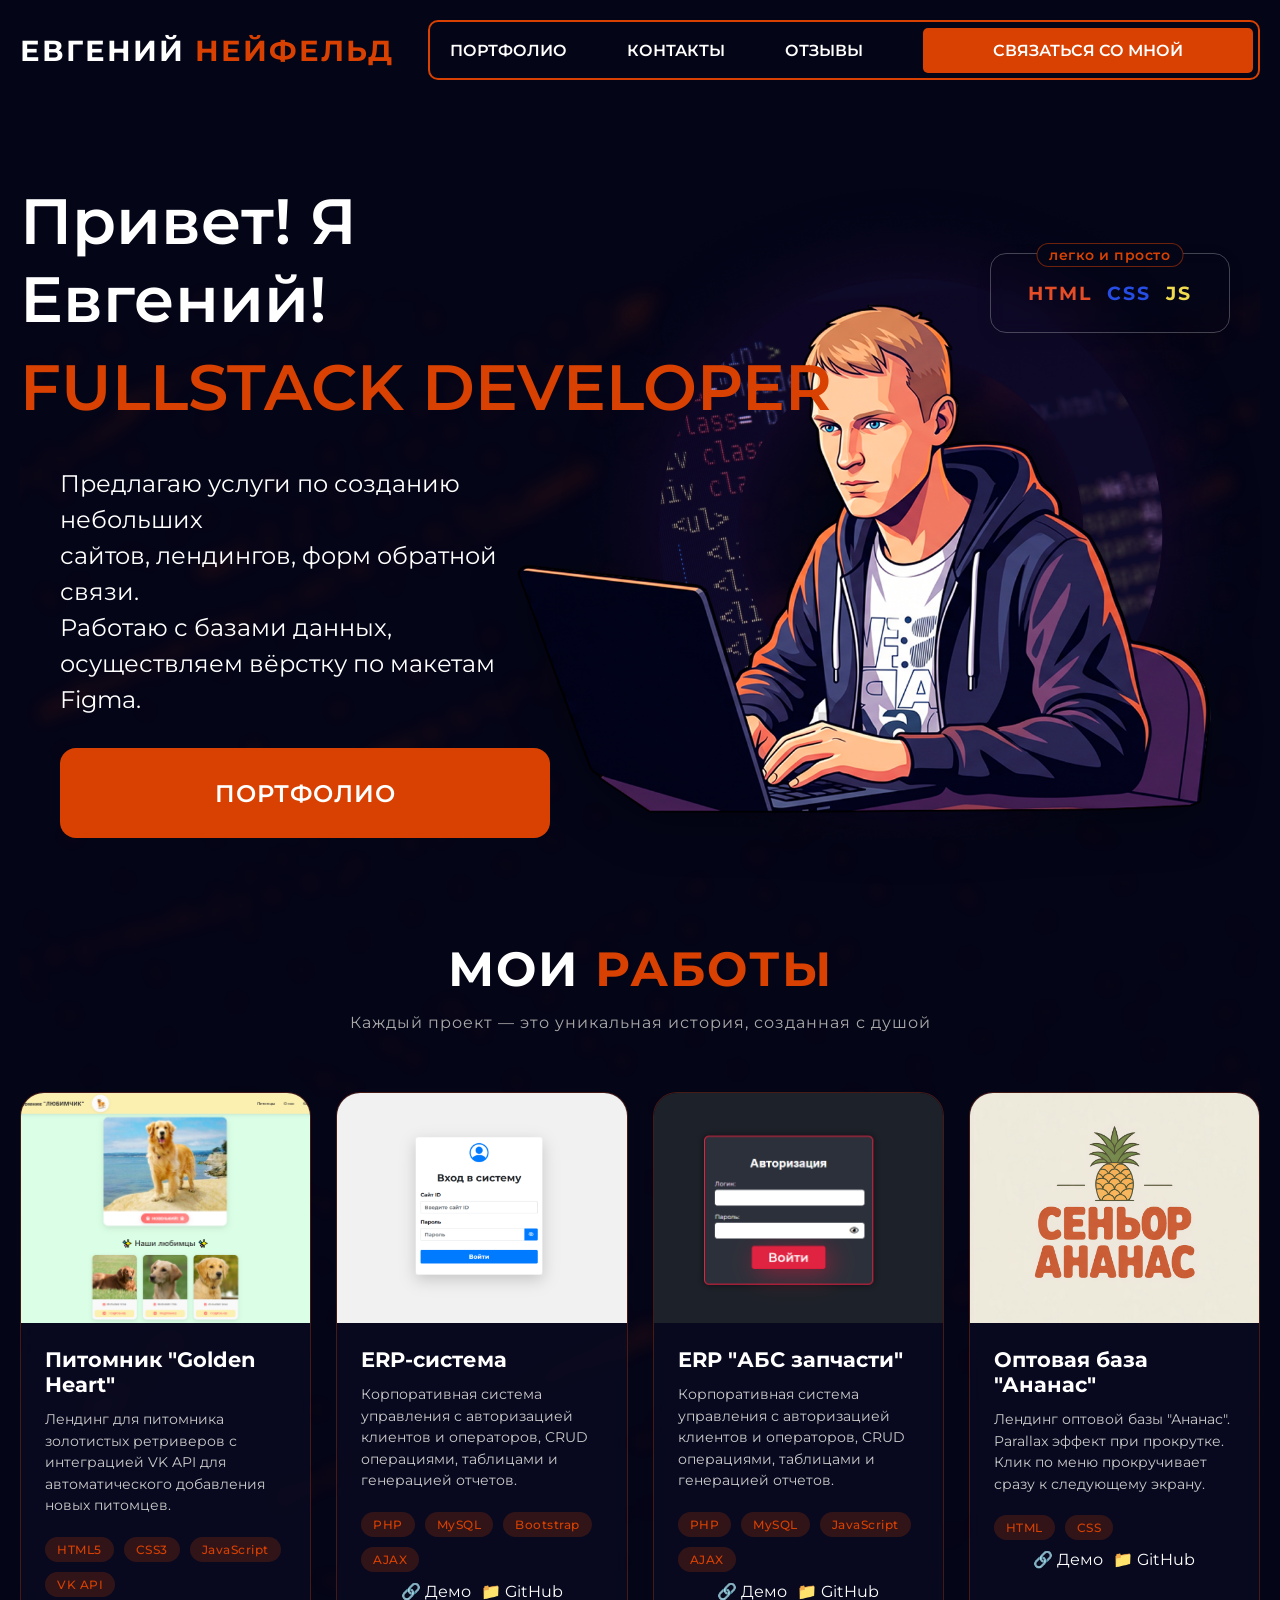
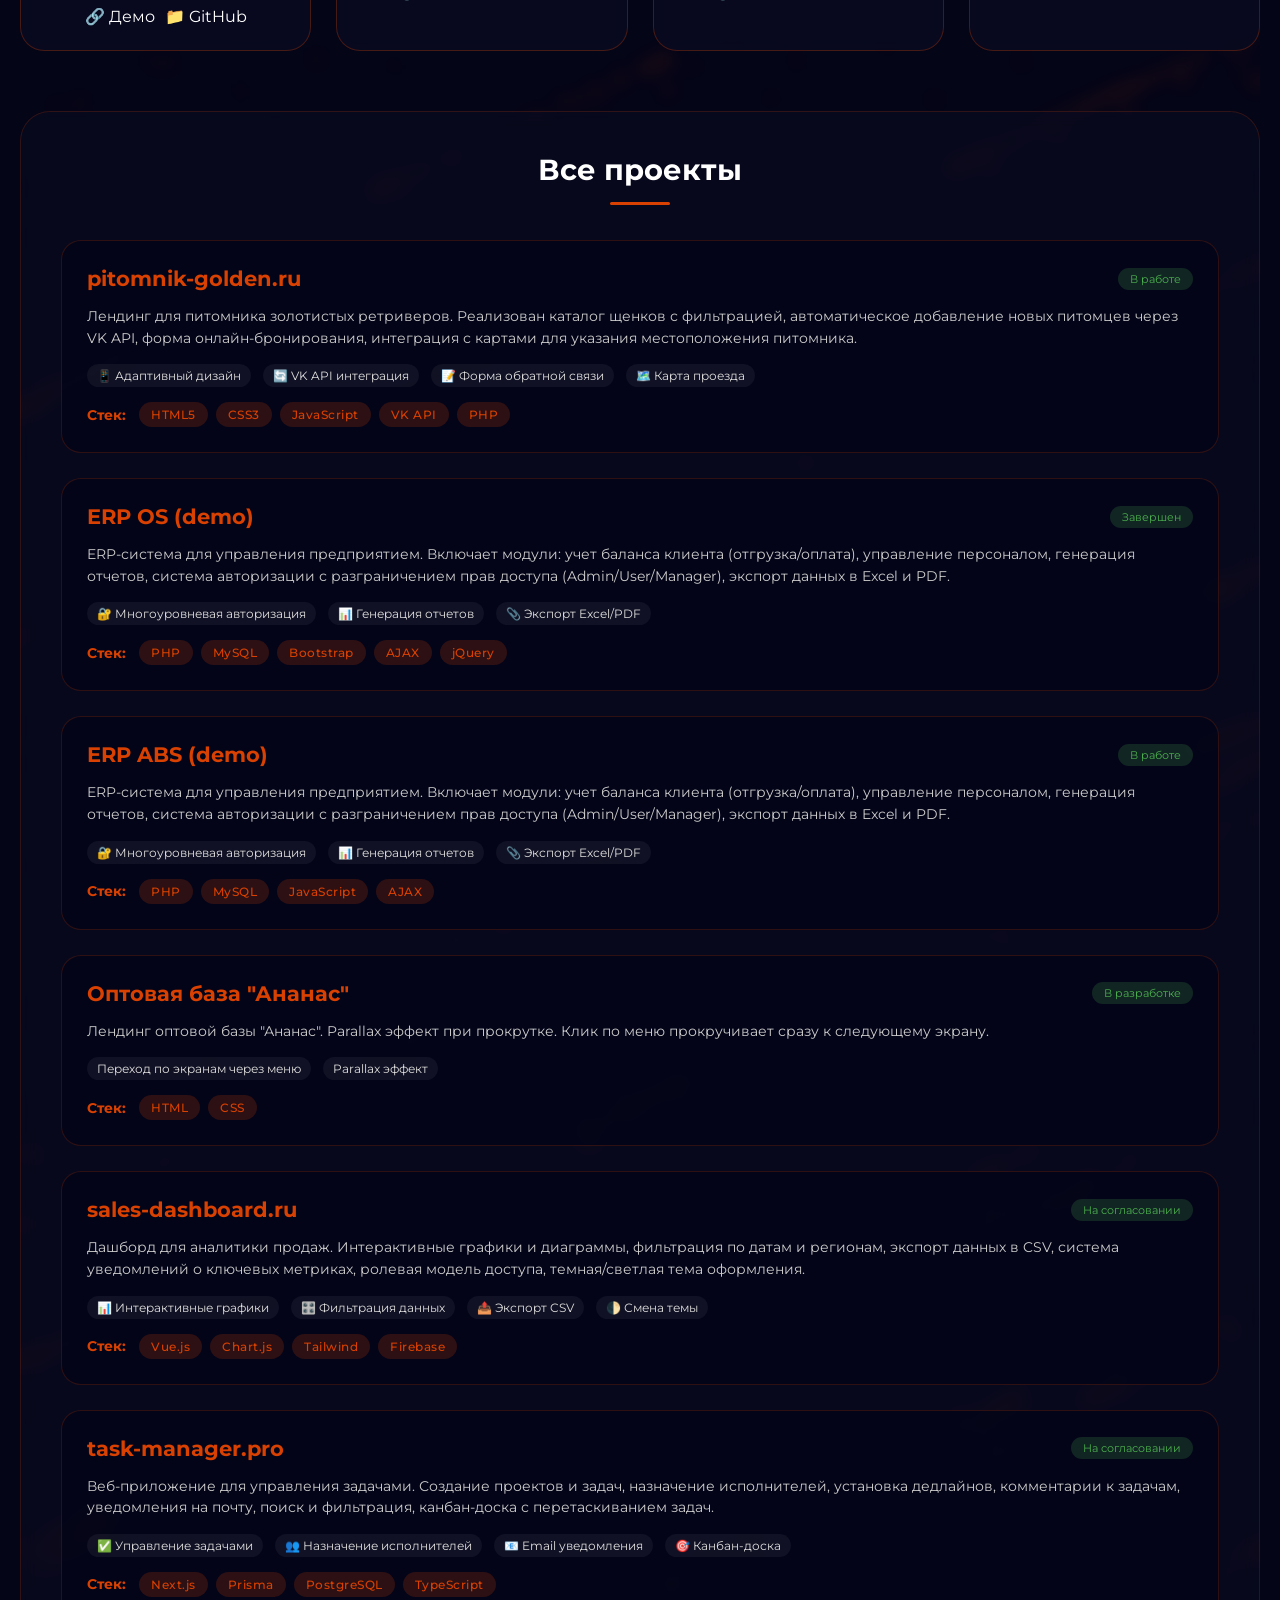
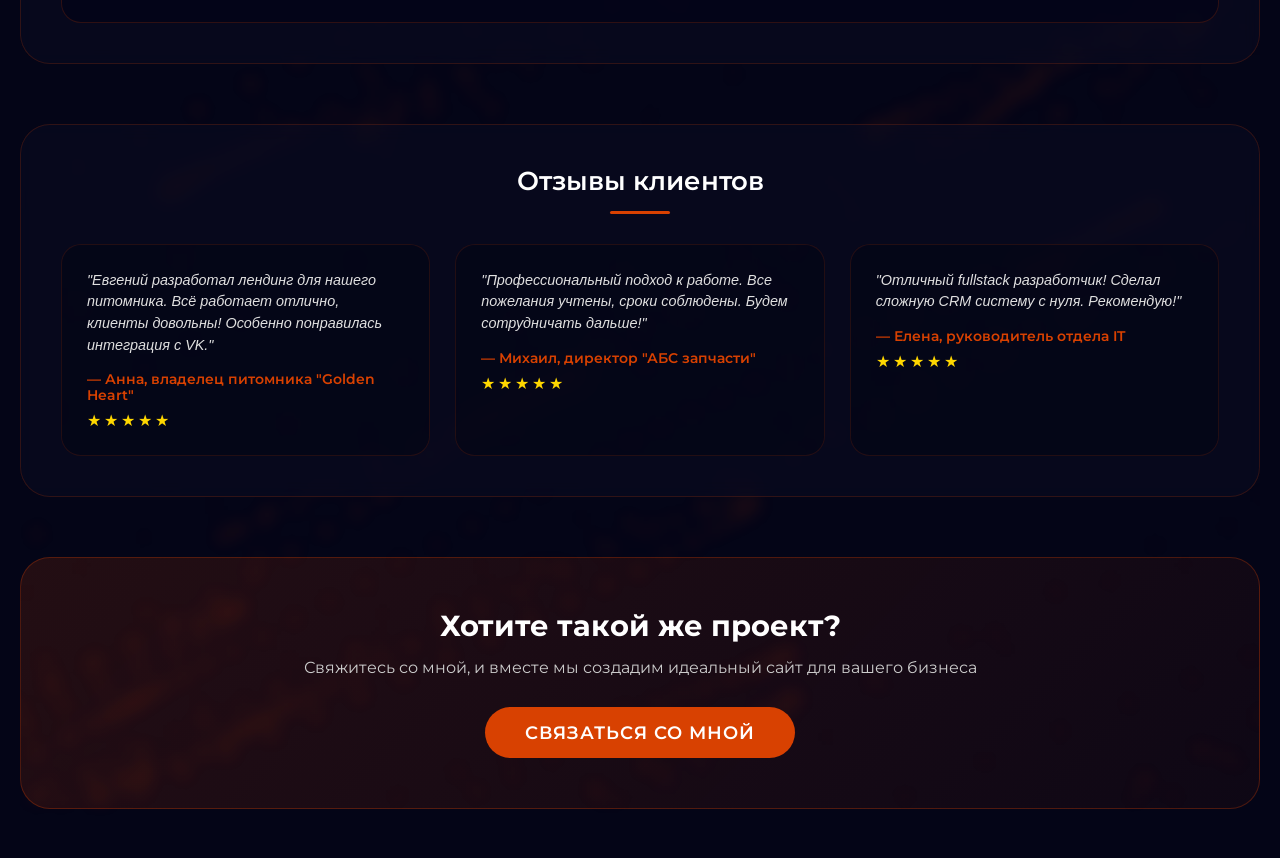
<file: index.html>
<!DOCTYPE html>
<html lang="ru">
<head>
    <meta charset="UTF-8">
    <meta http-equiv="refresh" content="0; url=public/home.html">
    <title>Перенаправление...</title>
    <style>
        body {
            background: #0a0f1a;
            display: flex;
            justify-content: center;
            align-items: center;
            height: 100vh;
            font-family: monospace;
            color: #5aff8a;
        }
    </style>
</head>
<body>
    ⏳ Перенаправление...
</body>
</html>
</file>
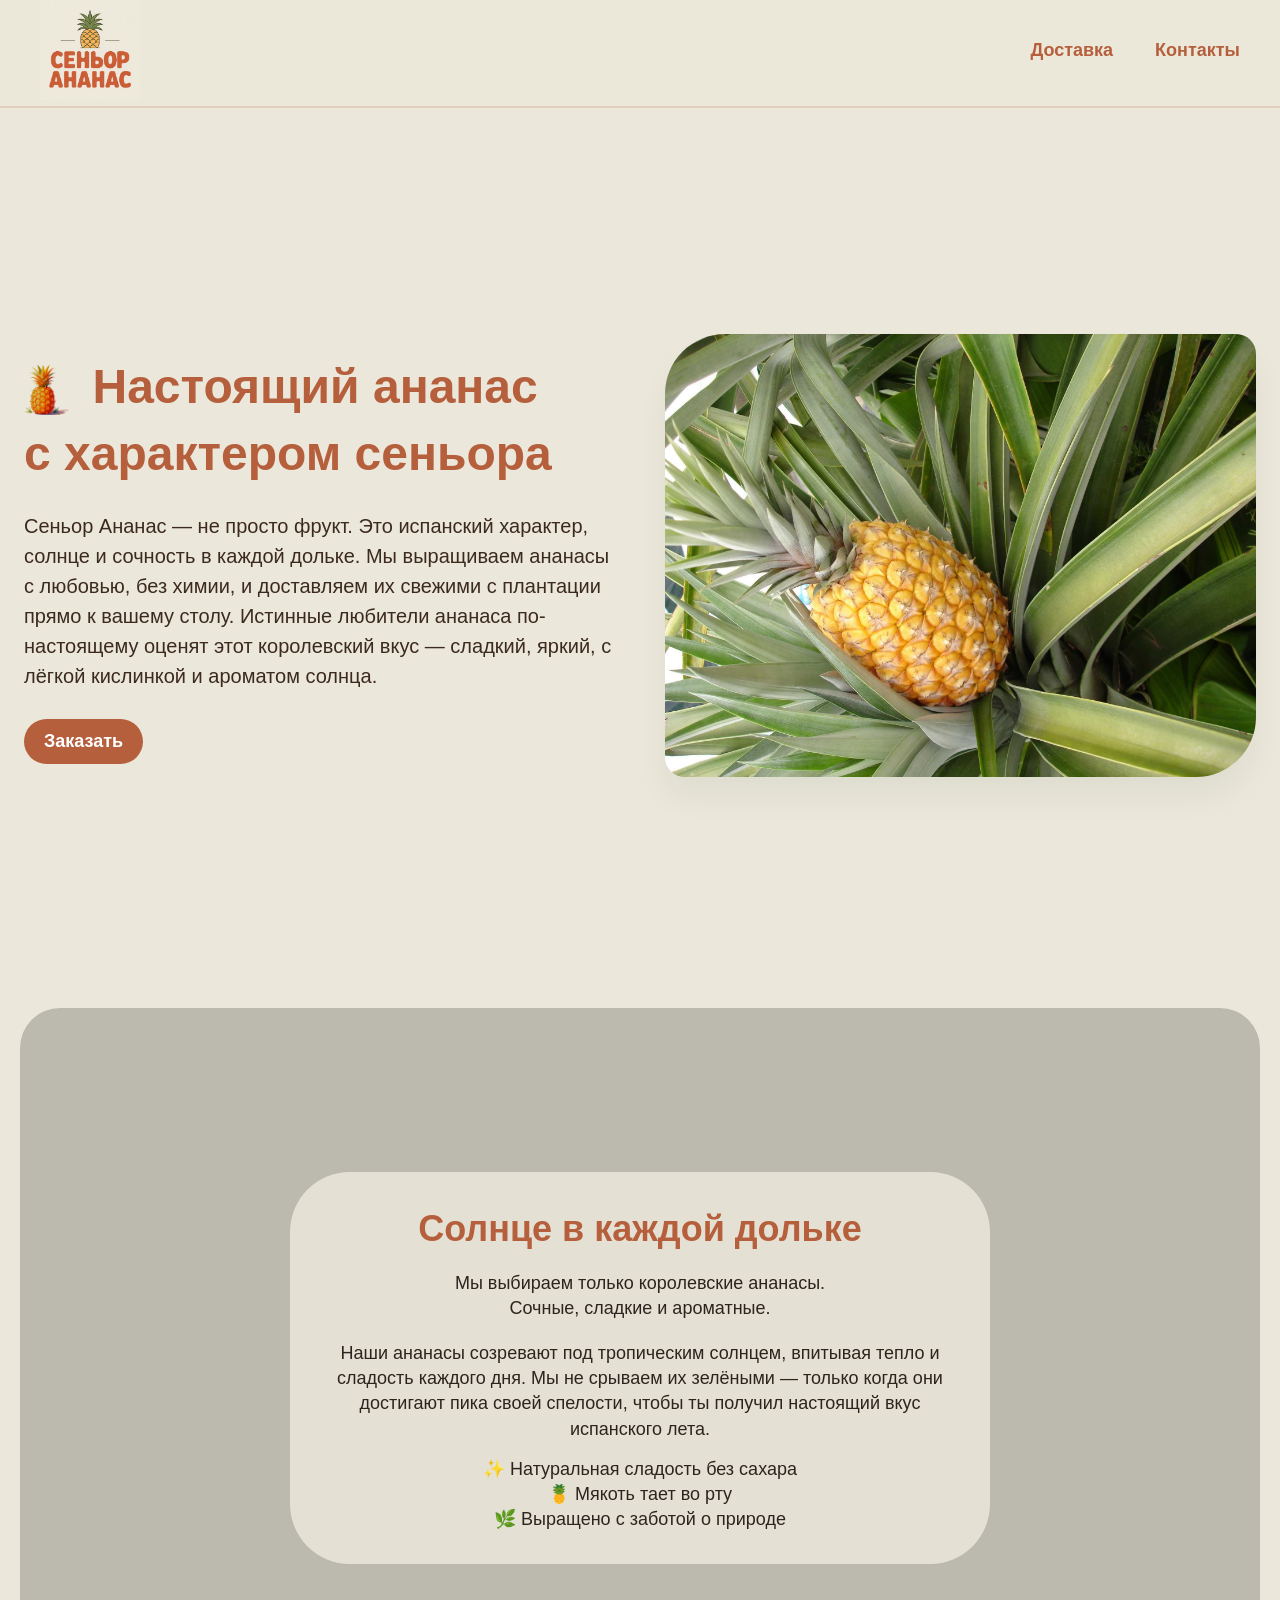
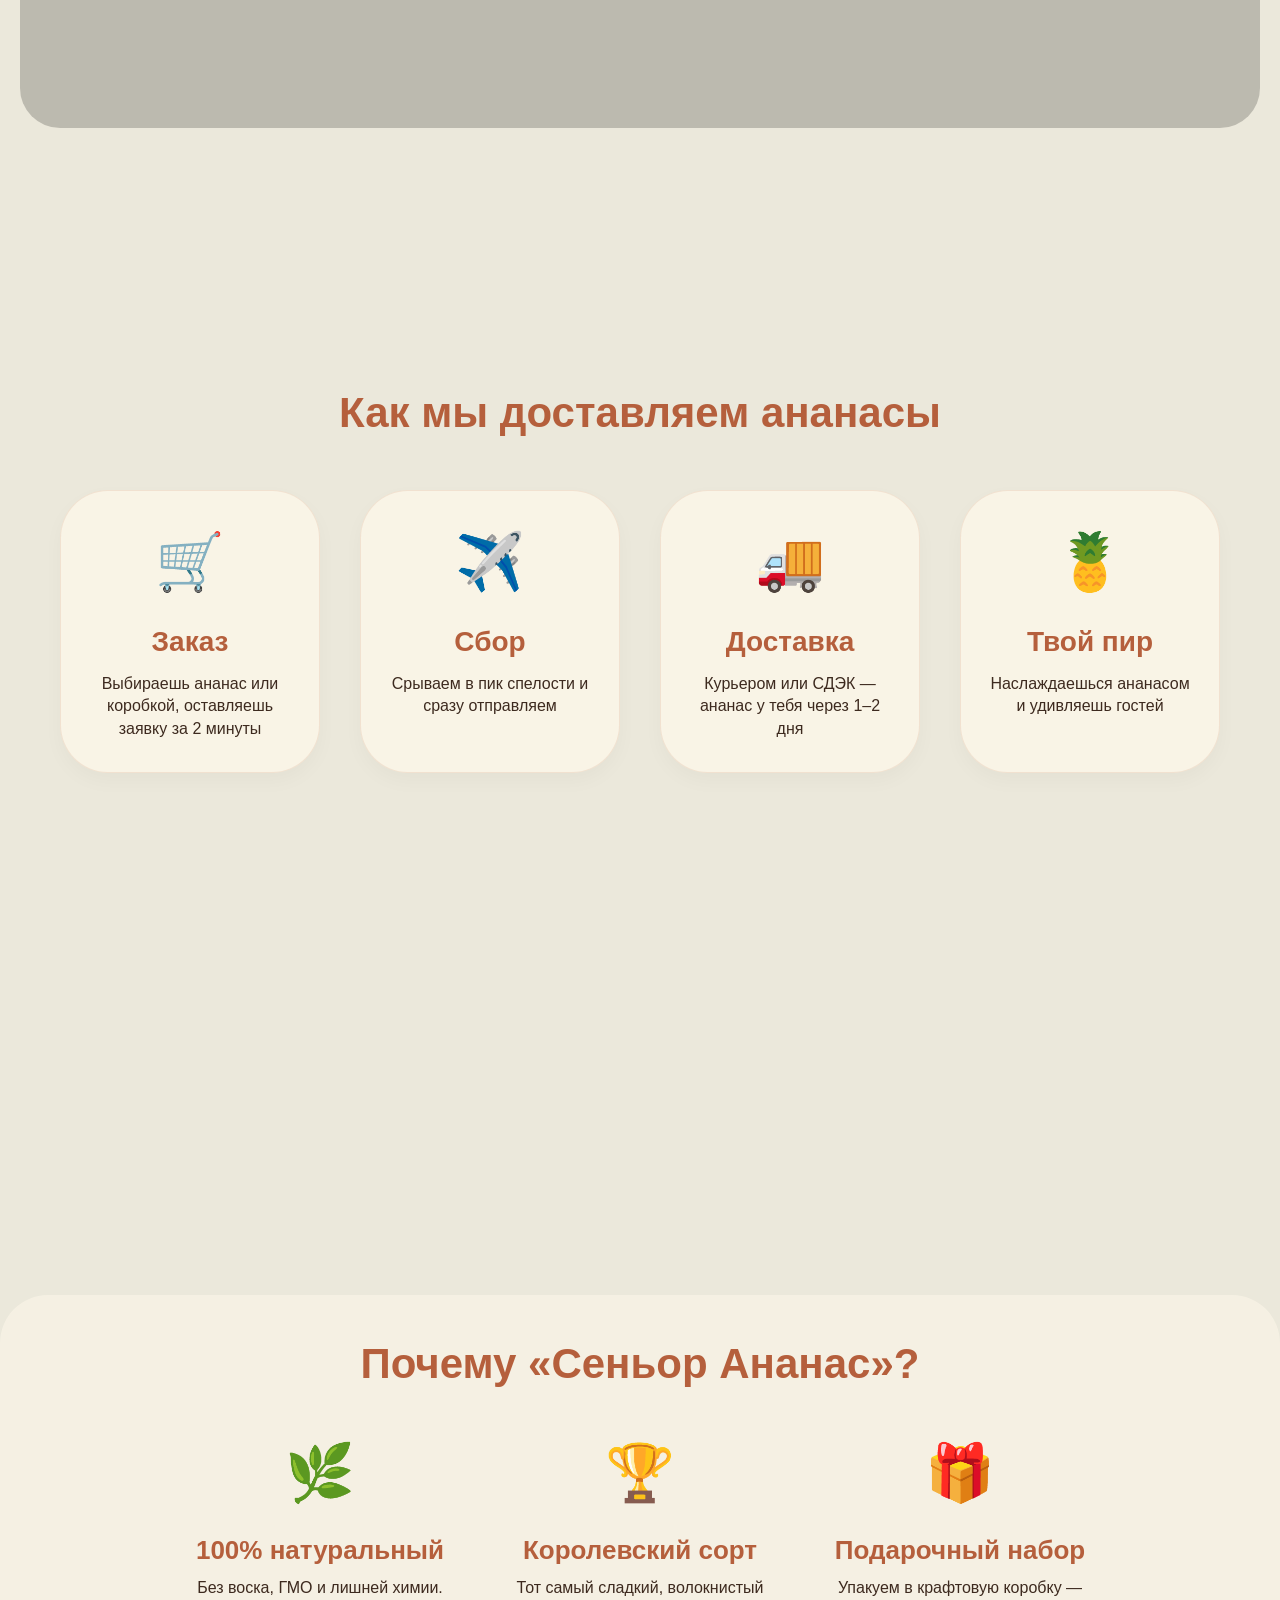
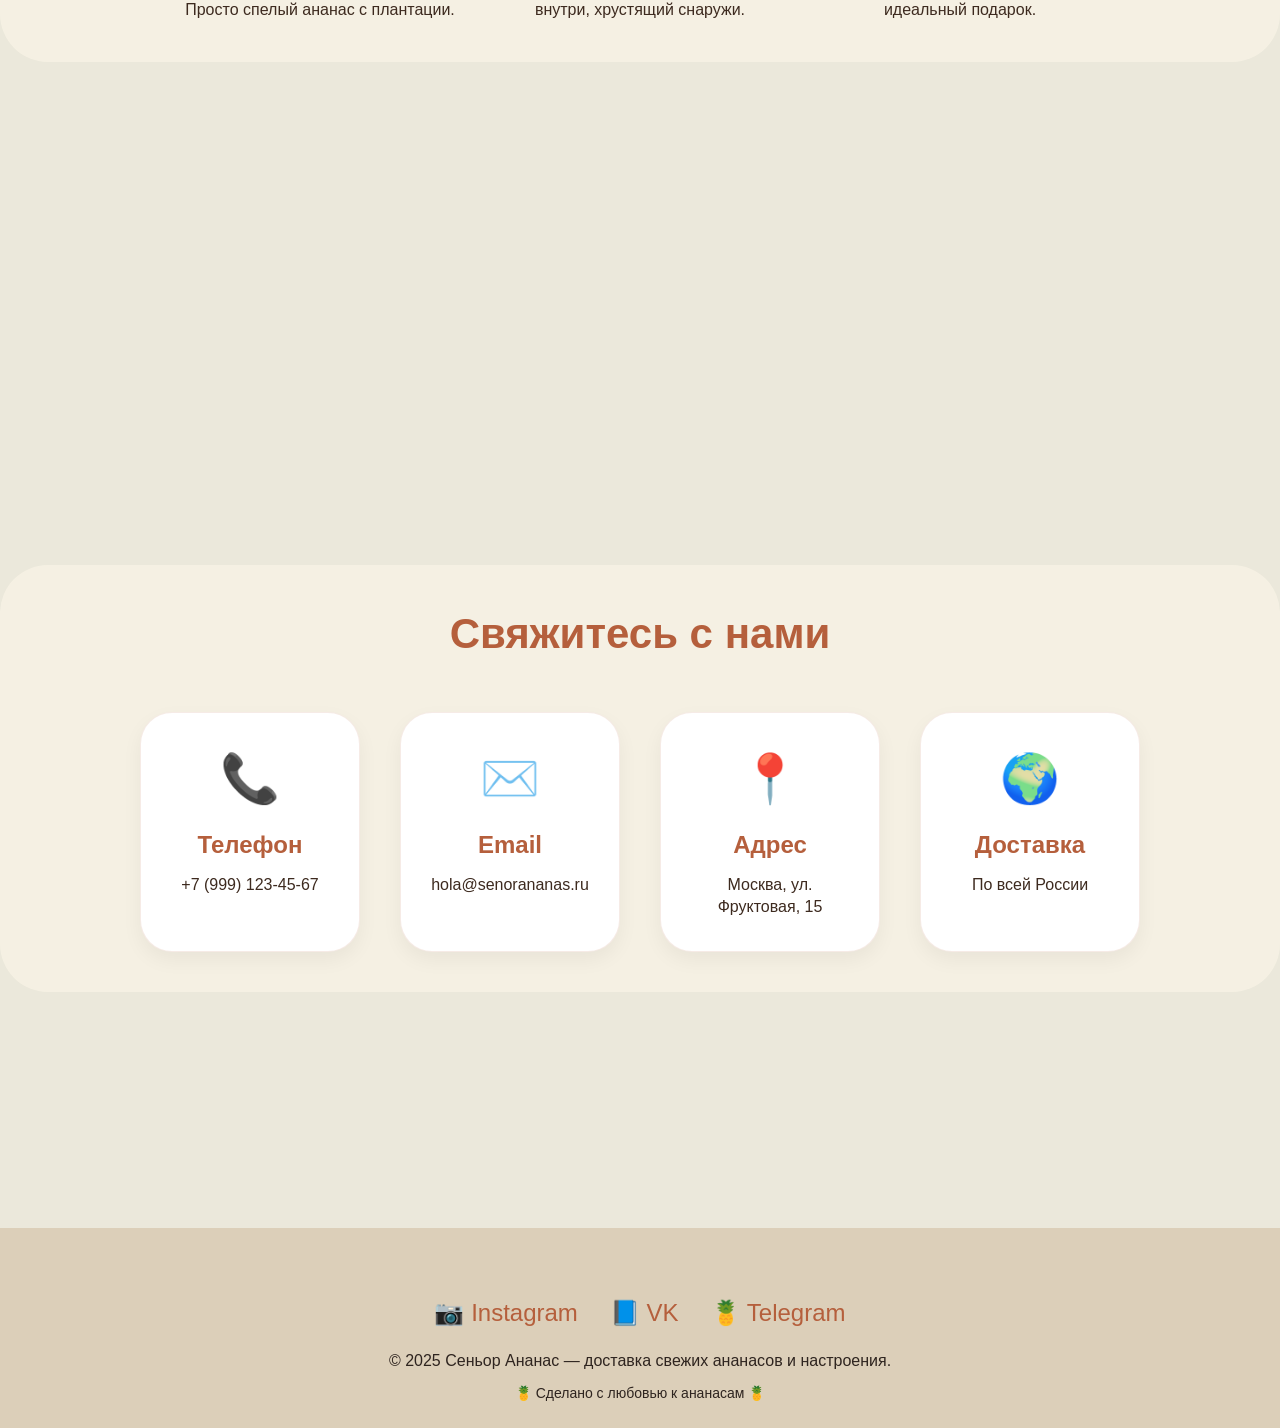
<file: public/Ananas/Index.html>
<!DOCTYPE html>
<html lang="ru">
<head>
    <meta charset="UTF-8">
    <meta name="viewport" content="width=device-width, initial-scale=1.0">
    <title>Сеньор Ананас — доставка ананасов</title>
    <link rel="stylesheet" href="assets/css/style.css">
</head>
<body>

<header class="header">
    <div class="header-container">
        <div class="logo">
            <img src="./assets/img/logoimage2.png" alt="Сеньор Ананас">
        </div>
        <div class="nav">
            <a href="#delivery">Доставка</a>
            <a href="#contacts">Контакты</a>
        </div>
    </div>
</header>

<main>
    <!-- Блок О КОМПАНИИ (полный экран) -->
    <section class="fullscreen about-section">
        <div class="container">
            <div class="about">
                <div class="about-text">
                    <h1><img class="content-logo" src="./assets/img/ananas.png" alt="Сеньор Ананас"> Настоящий ананас<br>с характером сеньора</h1>
                    <p>Сеньор Ананас — не просто фрукт. Это испанский характер, солнце и сочность в каждой дольке. Мы выращиваем ананасы с любовью, без химии, и доставляем их свежими с плантации прямо к вашему столу. Истинные любители ананаса по-настоящему оценят этот королевский вкус — сладкий, яркий, с лёгкой кислинкой и ароматом солнца.</p>
                    <button>Заказать</button>
                </div>
                <div class="about-img">
                    <img src="./assets/img/ananas3.jpg" alt="Ананас на плантации">
                </div>
            </div>
        </div>
    </section>

   <!-- ПАРАЛЛАКС ЭФФЕКТ -->
<div class="parallax">
    <div class="parallax-text">
        <h2>Солнце в каждой дольке</h2>
        <p>Мы выбираем только королевские ананасы.<br>Сочные, сладкие и ароматные.</p>
        <p style="margin-top: 20px;">Наши ананасы созревают под тропическим солнцем, впитывая тепло и сладость каждого дня. Мы не срываем их зелёными — только когда они достигают пика своей спелости, чтобы ты получил настоящий вкус испанского лета.</p>
        <p style="margin-top: 15px;">✨ Натуральная сладость без сахара<br>🍍 Мякоть тает во рту<br>🌿 Выращено с заботой о природе</p>
    </div>
</div>

    <!-- БЛОК ДОСТАВКИ (полный экран) -->
    <section id="delivery" class="fullscreen delivery-section">
        <div class="container">
            <h2 class="delivery-title">Как мы доставляем ананасы</h2>
            <div class="delivery-grid">
                <div class="delivery-card">
                    <div class="delivery-icon">🛒</div>
                    <h3>Заказ</h3>
                    <p>Выбираешь ананас или коробкой, оставляешь заявку за 2 минуты</p>
                </div>
                <div class="delivery-card">
                    <div class="delivery-icon">✈️</div>
                    <h3>Сбор</h3>
                    <p>Срываем в пик спелости и сразу отправляем</p>
                </div>
                <div class="delivery-card">
                    <div class="delivery-icon">🚚</div>
                    <h3>Доставка</h3>
                    <p>Курьером или СДЭК — ананас у тебя через 1–2 дня</p>
                </div>
                <div class="delivery-card">
                    <div class="delivery-icon">🍍</div>
                    <h3>Твой пир</h3>
                    <p>Наслаждаешься ананасом и удивляешь гостей</p>
                </div>
            </div>
        </div>
    </section>

    <!-- ДОПОЛНИТЕЛЬНЫЙ БЛОК (Почему Сеньор Ананас) — полный экран -->
    <section class="fullscreen why-section">
        <div class="container why-pineapple">
            <h2>Почему «Сеньор Ананас»?</h2>
            <div class="why-grid">
                <div class="why-item">
                    <div class="delivery-icon">🌿</div>
                    <h4>100% натуральный</h4>
                    <p>Без воска, ГМО и лишней химии. Просто спелый ананас с плантации.</p>
                </div>
                <div class="why-item">
                    <div class="delivery-icon">🏆</div>
                    <h4>Королевский сорт</h4>
                    <p>Тот самый сладкий, волокнистый внутри, хрустящий снаружи.</p>
                </div>
                <div class="why-item">
                    <div class="delivery-icon">🎁</div>
                    <h4>Подарочный набор</h4>
                    <p>Упакуем в крафтовую коробку — идеальный подарок.</p>
                </div>
            </div>
        </div>
    </section>

    <!-- БЛОК КОНТАКТЫ (полный экран) -->
    <section id="contacts" class="fullscreen contacts-section">
        <div class="container contacts-block">
            <h2>Свяжитесь с нами</h2>
            <div class="contacts-grid">
                <div class="contact-card">
                    <div class="contact-icon">📞</div>
                    <h3>Телефон</h3>
                    <p>+7 (999) 123-45-67</p>
                </div>
                <div class="contact-card">
                    <div class="contact-icon">✉️</div>
                    <h3>Email</h3>
                    <p>hola@senorananas.ru</p>
                </div>
                <div class="contact-card">
                    <div class="contact-icon">📍</div>
                    <h3>Адрес</h3>
                    <p>Москва, ул. Фруктовая, 15</p>
                </div>
                <div class="contact-card">
                    <div class="contact-icon">🌍</div>
                    <h3>Доставка</h3>
                    <p>По всей России</p>
                </div>
            </div>
        </div>
    </section>
</main>

<footer class="footer">
    <div class="socials">
        <a href="#">📷 Instagram</a>
        <a href="#">📘 VK</a>
        <a href="#">🍍 Telegram</a>
    </div>
    <p>© 2025 Сеньор Ананас — доставка свежих ананасов и настроения.</p>
    <p style="margin-top:12px; font-size:14px;">🍍 Сделано с любовью к ананасам 🍍</p>
</footer>
<button id="scrollToTopBtn" class="scroll-to-top" aria-label="Наверх">↑</button>
    <script>
    const scrollBtn = document.getElementById('scrollToTopBtn');

    window.addEventListener('scroll', () => {
        if (window.scrollY > 300) {
            scrollBtn.classList.add('show');
        } else {
            scrollBtn.classList.remove('show');
        }
    });

    scrollBtn.addEventListener('click', () => {
        window.scrollTo({
            top: 0,
            behavior: 'smooth'
        });
    });
</script>

</body>
</html>
</file>
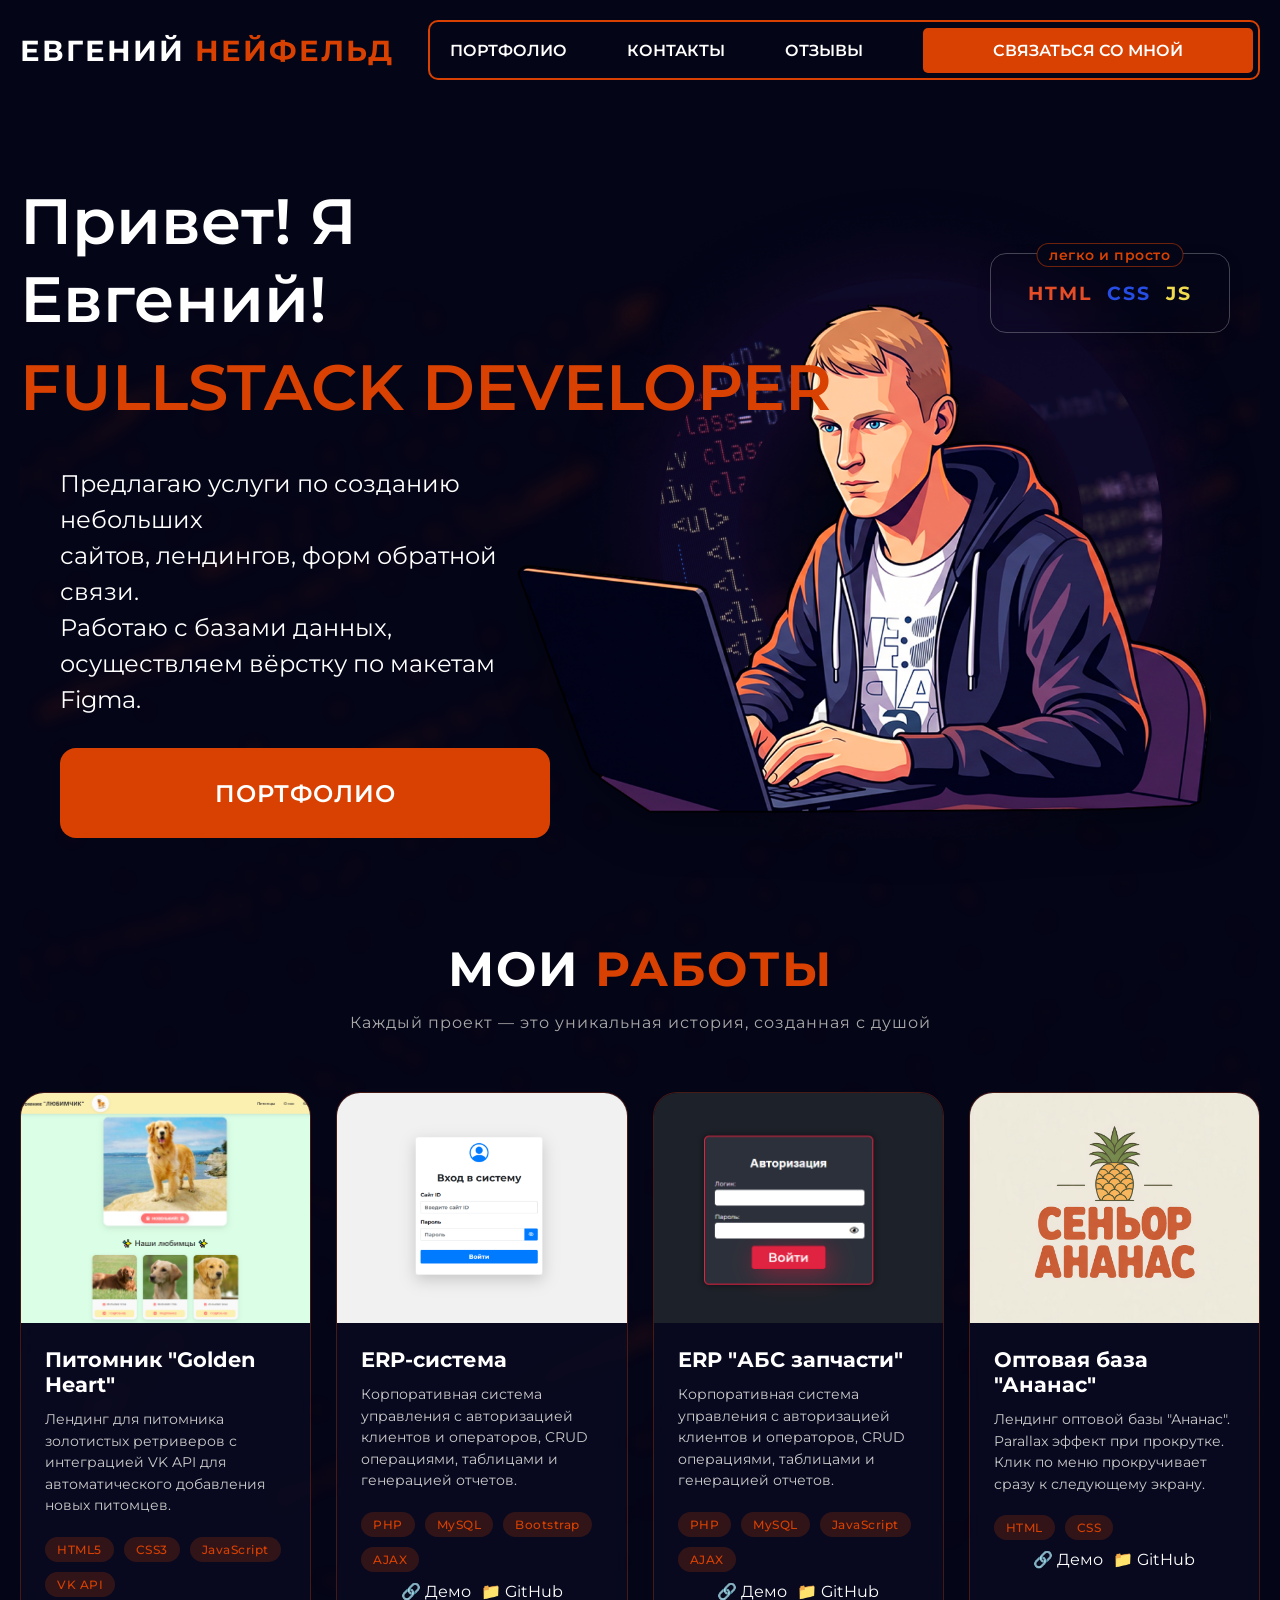
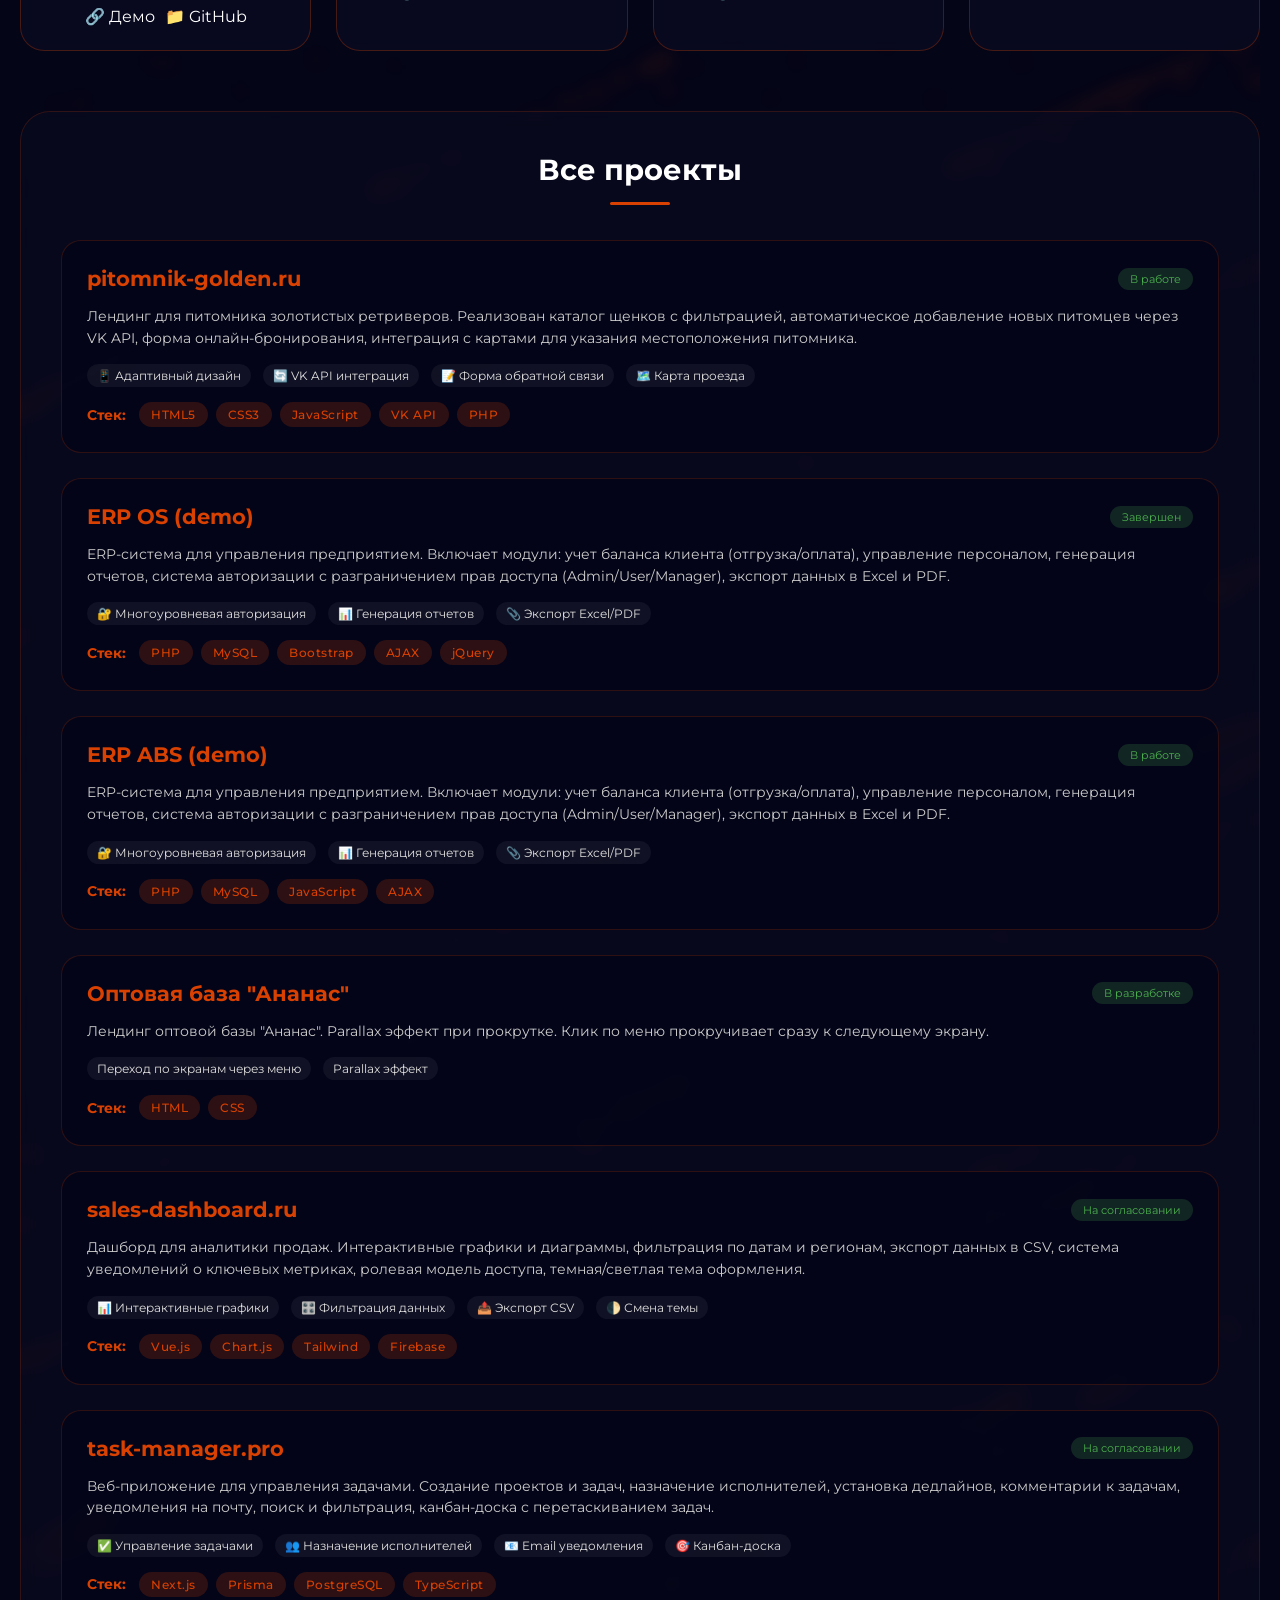
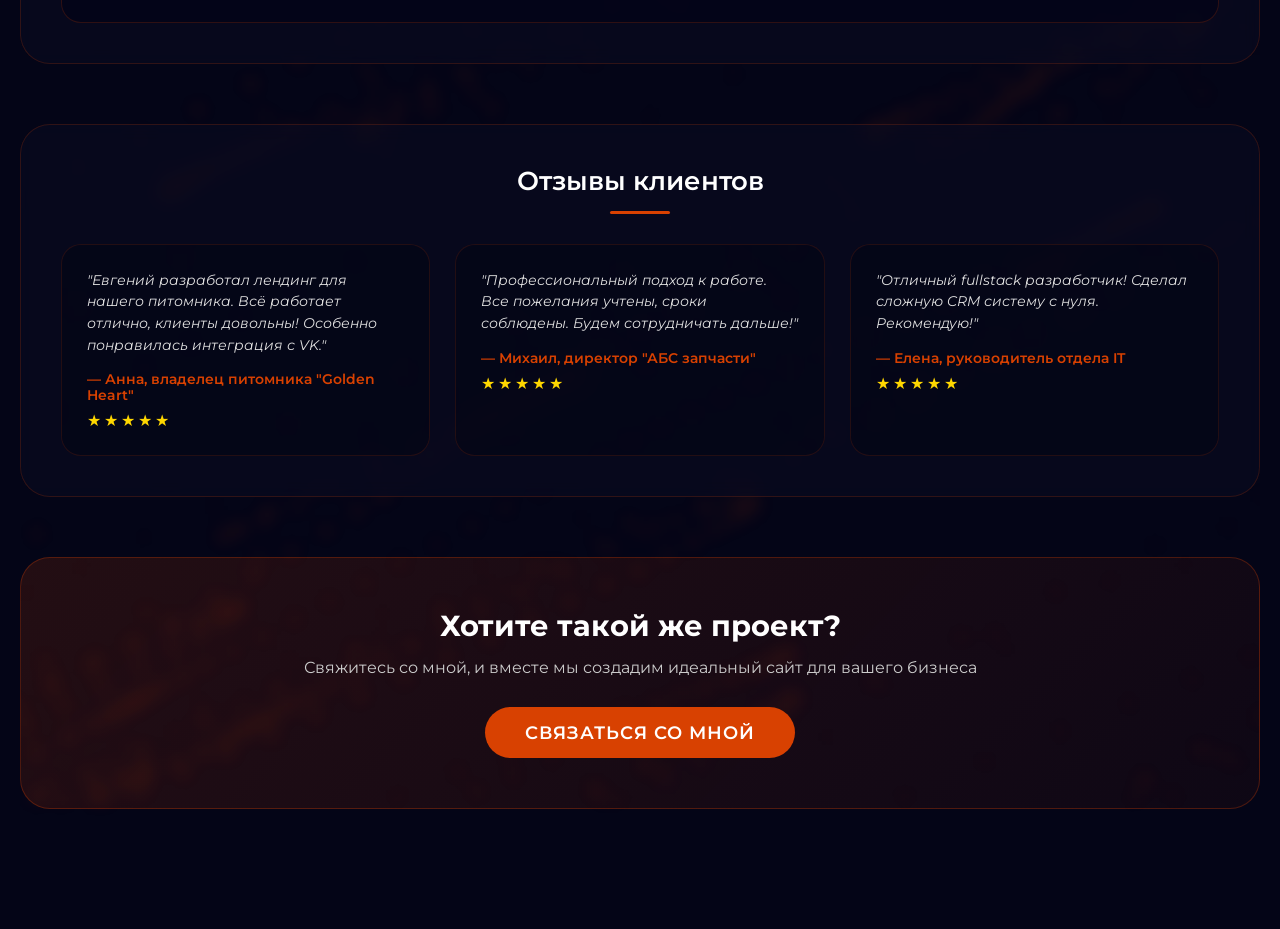
<file: public/home.html>
<!DOCTYPE html>
<html lang="ru">
<head>
    <meta charset="UTF-8">
    <meta name="viewport" content="width=device-width, initial-scale=1.0">
    <link href="https://fonts.googleapis.com/css2?family=Montserrat:wght@400;500;600;700&display=swap" rel="stylesheet">
    <link rel="stylesheet" href="assets/css/style.css">
    <title>Портфолио | Евгений Нейфельд - Fullstack Developer</title>
</head>
<body>
<div class="container">
    <!-- ШАПКА -->
    <header class="header">
        <div class="logo">
            <span class="logo-white">Евгений </span>
            <span class="orange">Нейфельд</span>
        </div>
        <div class="nav-wrapper">
            <ul class="nav">
                <li><a href="#portfolio">Портфолио</a></li>
                <li><a href="#contacts">Контакты</a></li>
                <li><a href="#reviews">Отзывы</a></li>
            </ul>
            <button class="nav-btn">связаться со мной</button>
        </div>
    </header>

    <!-- ПЕРВЫЙ ЭКРАН: О СЕБЕ -->
    <div class="container-about">
        <section class="about">
            <div class="about-text">
                <span class="str-hallo">Привет! Я Евгений!</span>
                <span class="str-developer">FULLSTACK DEVELOPER</span>
                <div class="skills">
                    <p class="skills_p">Предлагаю услуги по созданию небольших <br>
                    сайтов, лендингов, форм обратной связи. <br> Работаю с базами данных, осуществляем вёрстку по макетам Figma.</p>
                </div>
                <button class="about-btn" onclick="document.getElementById('portfolio').scrollIntoView({behavior: 'smooth'})">Портфолио</button>
            </div>
            <div class="about-photo">
                <div class="photo-badge">
                    <div class="badge-text">
                        <span>HTML</span>
                        <span>CSS</span>
                        <span>JS</span>
                    </div>
                </div>
                <img class="photo" src="assets/images/Myphoto.png" alt="Евгений Нейфельд">
            </div>
        </section>
    </div>

 <!-- ВТОРОЙ ЭКРАН: ПОРТФОЛИО -->
<section class="portfolio" id="portfolio">
    <div class="portfolio-header">
        <h2 class="portfolio-title">Мои <span>работы</span></h2>
        <p class="portfolio-subtitle">Каждый проект — это уникальная история, созданная с душой</p>
    </div>
    
    <!-- Карточки проектов (4 штуки) -->
    <div class="portfolio-grid">
        <!-- Карточка 1 - Питомник золотистых ретриверов -->
        <div class="portfolio-card" data-status="in-progress">
            <div class="card-image">
                <img src="assets/images/pitomnik.png" alt="Лендинг питомника">
                <div class="card-overlay">
                    <a href="#" class="view-project" target="_blank">Перейти на сайт →</a>
                </div>
            </div>
            <div class="card-content">
                <h3 class="card-title">Питомник "Golden Heart"</h3>
                <p class="card-description">Лендинг для питомника золотистых ретриверов с интеграцией VK API для автоматического добавления новых питомцев.</p>
                <div class="card-tech">
                    <span class="tech-badge">HTML5</span>
                    <span class="tech-badge">CSS3</span>
                    <span class="tech-badge">JavaScript</span>
                    <span class="tech-badge">VK API</span>
                </div>
                <div class="card-links">
                    <a href="#" class="card-link">🔗 Демо</a>
                    <a href="#" class="card-link">📁 GitHub</a>
                </div>
            </div>
        </div>

        <!-- Карточка 2 - Корпоративный сайт OS -->
        <div class="portfolio-card" data-status="completed">
            <div class="card-image">
                <img src="assets/images/OS.png" alt="Корпоративный сайт OS">
                <div class="card-overlay">
                    <a href="https://u3511787.isp.regruhosting.ru/public/OS/public/login.php" class="view-project" target="_blank">Перейти на сайт →</a>
                </div>
            </div>
            <div class="card-content">
                <h3 class="card-title">ERP-система</h3>
                <p class="card-description">Корпоративная система управления с авторизацией клиентов и операторов, CRUD операциями, таблицами и генерацией отчетов.</p>
                <div class="card-tech">
                    <span class="tech-badge">PHP</span>
                    <span class="tech-badge">MySQL</span>
                    <span class="tech-badge">Bootstrap</span>
                    <span class="tech-badge">AJAX</span>
                </div>
                <div class="card-links">
                    <a href="https://u3511787.isp.regruhosting.ru/public/OS/public/login.php" class="card-link">🔗 Демо</a>
                    <a href="https://github.com/gena8208-svg/portfolio/tree/81375ab4b325238e5e356d85a7fd6f10f567a5a6/public/OS" class="card-link">📁 GitHub</a>
                </div>
            </div>
        </div>

        <!-- Карточка 3 - Корпоративный сайт ABS -->
        <div class="portfolio-card" data-status="in-progress">
            <div class="card-image">
                <img src="assets/images/ABS.png" alt="Корпоративный сайт ABS">
                <div class="card-overlay">
                    <a href="#" class="view-project" target="_blank">Перейти на сайт →</a>
                </div>
            </div>
            <div class="card-content">
                <h3 class="card-title">ERP "АБС запчасти"</h3>
                <p class="card-description">Корпоративная система управления с авторизацией клиентов и операторов, CRUD операциями, таблицами и генерацией отчетов.</p>
                <div class="card-tech">
                    <span class="tech-badge">PHP</span>
                    <span class="tech-badge">MySQL</span>
                    <span class="tech-badge">JavaScript</span>
                    <span class="tech-badge">AJAX</span>
                </div>
                <div class="card-links">
                    <a href="#" class="card-link">🔗 Демо</a>
                    <a href="#" class="card-link">📁 GitHub</a>
                </div>
            </div>
        </div>

        <!-- Карточка 4 - База Анананс -->
        <div class="portfolio-card" data-status="completed">
            <div class="card-image">
                <img src="assets/images/logoimage.png" alt="Оптовая база Ананас">
                <div class="card-overlay">
                    <a href="Ananas/Index.html" class="view-project" target="_blank">Перейти на сайт →</a>
                </div>
            </div>
            <div class="card-content">
                <h3 class="card-title">Оптовая база "Ананас"</h3>
                <p class="card-description">Лендинг оптовой базы "Ананас". Parallax эффект при прокрутке. Клик по меню прокручивает сразу к следующему экрану.</p>
                <div class="card-tech">
                    <span class="tech-badge">HTML</span>
                    <span class="tech-badge">CSS</span>
                </div>
                <div class="card-links">
                    <a href="Ananas/Index.html" class="card-link">🔗 Демо</a>
                    <a href="https://github.com/gena8208-svg/portfolio/tree/main/public/Ananas" class="card-link">📁 GitHub</a>
                </div>
            </div>
        </div>
    </div>

    <!-- СПИСОК ССЫЛОК НА САЙТЫ С ОПИСАНИЕМ -->
    <div class="projects-list">
        <h3 class="list-title">Все проекты</h3>
        <div class="projects-list-container">
            <!-- Проект 1 -->
            <div class="list-item" data-status="in-progress">
                <div class="list-item-header">
                    <a href="#" class="list-item-link" target="_blank">pitomnik-golden.ru</a>
                    <span class="list-item-status active">В работе</span>
                </div>
                <p class="list-item-description">
                    Лендинг для питомника золотистых ретриверов. Реализован каталог щенков с фильтрацией, 
                    автоматическое добавление новых питомцев через VK API, форма онлайн-бронирования, 
                    интеграция с картами для указания местоположения питомника.
                </p>
                <div class="list-item-features">
                    <span class="feature">📱 Адаптивный дизайн</span>
                    <span class="feature">🔄 VK API интеграция</span>
                    <span class="feature">📝 Форма обратной связи</span>
                    <span class="feature">🗺️ Карта проезда</span>
                </div>
                <div class="list-item-stack">
                    <strong>Стек:</strong>
                    <span class="tech-badge">HTML5</span>
                    <span class="tech-badge">CSS3</span>
                    <span class="tech-badge">JavaScript</span>
                    <span class="tech-badge">VK API</span>
                    <span class="tech-badge">PHP</span>
                </div>
            </div>

            <!-- Проект 2 -->
            <div class="list-item">
                <div class="list-item-header">
                    <a href="https://u3511787.isp.regruhosting.ru/public/OS/public/login.php" class="list-item-link" target="_blank">ERP OS (demo)</a>
                    <span class="list-item-status active">Завершен</span>
                </div>
                <p class="list-item-description">
                    ERP-система для управления предприятием. Включает модули: учет баланса клиента (отгрузка/оплата), управление персоналом, 
                    генерация отчетов, система авторизации с разграничением прав доступа (Admin/User/Manager), 
                    экспорт данных в Excel и PDF.
                </p>
                <div class="list-item-features">
                    <span class="feature">🔐 Многоуровневая авторизация</span>
                    <span class="feature">📊 Генерация отчетов</span>
                    <span class="feature">📎 Экспорт Excel/PDF</span>
                </div>
                <div class="list-item-stack">
                    <strong>Стек:</strong>
                    <span class="tech-badge">PHP</span>
                    <span class="tech-badge">MySQL</span>
                    <span class="tech-badge">Bootstrap</span>
                    <span class="tech-badge">AJAX</span>
                    <span class="tech-badge">jQuery</span>
                </div>
            </div>

            <!-- Проект 3 -->
            <div class="list-item" data-status="in-progress">
                <div class="list-item-header">
                    <a href="#" class="list-item-link" target="_blank">ERP ABS (demo)</a>
                    <span class="list-item-status active">В работе</span>
                </div>
                <p class="list-item-description">
                    ERP-система для управления предприятием. Включает модули: учет баланса клиента (отгрузка/оплата), управление персоналом, 
                    генерация отчетов, система авторизации с разграничением прав доступа (Admin/User/Manager), 
                    экспорт данных в Excel и PDF.
                </p>
                <div class="list-item-features">
                    <span class="feature">🔐 Многоуровневая авторизация</span>
                    <span class="feature">📊 Генерация отчетов</span>
                    <span class="feature">📎 Экспорт Excel/PDF</span>
                </div>
                <div class="list-item-stack">
                    <strong>Стек:</strong>
                    <span class="tech-badge">PHP</span>
                    <span class="tech-badge">MySQL</span>
                    <span class="tech-badge">JavaScript</span>
                    <span class="tech-badge">AJAX</span>
                </div>
            </div>

            <!-- Проект 4 -->
            <div class="list-item">
                <div class="list-item-header">
                    <a href="Ananas/Index.html" class="list-item-link" target="_blank">Оптовая база "Ананас"</a>
                    <span class="list-item-status active">В разработке</span>
                </div>
                <p class="list-item-description">
                    Лендинг оптовой базы "Ананас". Parallax эффект при прокрутке. Клик по меню прокручивает сразу к следующему экрану.
                </p>
                <div class="list-item-features">
                    <span class="feature">Переход по экранам через меню</span>
                    <span class="feature">Parallax эффект</span>
                </div>
                <div class="list-item-stack">
                    <strong>Стек:</strong>
                    <span class="tech-badge">HTML</span>
                    <span class="tech-badge">CSS</span>
                </div>
            </div>

            <!-- Проект 5 -->
            <div class="list-item" data-status="planning">
                <div class="list-item-header">
                    <a href="#" class="list-item-link" target="_blank">sales-dashboard.ru</a>
                    <span class="list-item-status active">На согласовании</span>
                </div>
                <p class="list-item-description">
                    Дашборд для аналитики продаж. Интерактивные графики и диаграммы, фильтрация по датам и регионам, 
                    экспорт данных в CSV, система уведомлений о ключевых метриках, ролевая модель доступа, 
                    темная/светлая тема оформления.
                </p>
                <div class="list-item-features">
                    <span class="feature">📊 Интерактивные графики</span>
                    <span class="feature">🎛️ Фильтрация данных</span>
                    <span class="feature">📤 Экспорт CSV</span>
                    <span class="feature">🌓 Смена темы</span>
                </div>
                <div class="list-item-stack">
                    <strong>Стек:</strong>
                    <span class="tech-badge">Vue.js</span>
                    <span class="tech-badge">Chart.js</span>
                    <span class="tech-badge">Tailwind</span>
                    <span class="tech-badge">Firebase</span>
                </div>
            </div>

            <!-- Проект 6 -->
            <div class="list-item" data-status="planning">
                <div class="list-item-header">
                    <a href="#" class="list-item-link" target="_blank">task-manager.pro</a>
                    <span class="list-item-status active">На согласовании</span>
                </div>
                <p class="list-item-description">
                    Веб-приложение для управления задачами. Создание проектов и задач, назначение исполнителей, 
                    установка дедлайнов, комментарии к задачам, уведомления на почту, поиск и фильтрация, 
                    канбан-доска с перетаскиванием задач.
                </p>
                <div class="list-item-features">
                    <span class="feature">✅ Управление задачами</span>
                    <span class="feature">👥 Назначение исполнителей</span>
                    <span class="feature">📧 Email уведомления</span>
                    <span class="feature">🎯 Канбан-доска</span>
                </div>
                <div class="list-item-stack">
                    <strong>Стек:</strong>
                    <span class="tech-badge">Next.js</span>
                    <span class="tech-badge">Prisma</span>
                    <span class="tech-badge">PostgreSQL</span>
                    <span class="tech-badge">TypeScript</span>
                </div>
            </div>
        </div>
    </div>

    <!-- БЛОК С ОТЗЫВАМИ -->
    
    <div class="reviews-section">
        <h3 class="links-title">Отзывы клиентов</h3>
        <div class="reviews-grid">
            <div class="review-card">
                <div class="review-text">"Евгений разработал лендинг для нашего питомника. Всё работает отлично, клиенты довольны! Особенно понравилась интеграция с VK."</div>
                <div class="review-author">— Анна, владелец питомника "Golden Heart"</div>
                <div class="review-rating">★★★★★</div>
            </div>
            <div class="review-card">
                <div class="review-text">"Профессиональный подход к работе. Все пожелания учтены, сроки соблюдены. Будем сотрудничать дальше!"</div>
                <div class="review-author">— Михаил, директор "АБС запчасти"</div>
                <div class="review-rating">★★★★★</div>
            </div>
            <div class="review-card">
                <div class="review-text">"Отличный fullstack разработчик! Сделал сложную CRM систему с нуля. Рекомендую!"</div>
                <div class="review-author">— Елена, руководитель отдела IT</div>
                <div class="review-rating">★★★★★</div>
            </div>
        </div>
    </div>
 
    <!-- БЛОК-ПРИЗЫВ -->
    <div class="projects-cta">
        <h3 class="cta-title">Хотите такой же проект?</h3>
        <p class="cta-text">Свяжитесь со мной, и вместе мы создадим идеальный сайт для вашего бизнеса</p>
        <button class="cta-button" onclick="document.getElementById('contacts').scrollIntoView({behavior: 'smooth'})">Связаться со мной</button>
    </div>
</section>
</div>
<script src="assets/js/script.js"></script>
<!-- <script>
    // Небольшой скрипт для обработки кликов по кнопкам "Смотреть проект"
    document.querySelectorAll('.view-project').forEach(btn => {
        btn.addEventListener('click', (e) => {
            e.stopPropagation();
            alert('Демо-версия проекта. Полная версия будет доступна после согласования.');
        });
    });
</script> -->
</body>
</html>
</file>
<file: public/Ananas/assets/css/style.css>
* {
    margin: 0;
    padding: 0;
    box-sizing: border-box;
}

body {
    background-color: #EBE8DB;
    font-family: 'Segoe UI', Roboto, 'Helvetica Neue', sans-serif;
    color: #2E241F;
    line-height: 1.4;
}

/* ========== ПОЛНОЭКРАННЫЕ СЕКЦИИ ========== */
.fullscreen {
    min-height: 100vh;
    display: flex;
    align-items: center;
    justify-content: center;
}

/* Фоны секций — ВСЕ ОДИНАКОВЫЕ #EBE8DB */
.about-section,
.parallax-section,
.delivery-section,
.why-section,
.contacts-section {
    background-color: #EBE8DB;
}

/* Хедер */
.header {
    background-color: rgba(235, 232, 219, 0.95);
    backdrop-filter: blur(4px);
    position: sticky;
    top: 0;
    z-index: 100;
    padding: 0px 40px;
    border-bottom: 2px solid #B55F3C30;
}

.header-container {
    max-width: 1300px;
    margin: 0 auto;
    display: flex;
    align-items: center;
    justify-content: space-between;
    flex-wrap: wrap;
    gap: 20px;
}

.logo img {
    height: 100px;
    width: auto;
}

.content-logo {
    height: 50px;
    width: auto;
    vertical-align: middle;
    margin-right: 10px;
}

.nav {
    display: flex;
    gap: 42px;
    flex-wrap: wrap;
    justify-content: center;
}

.nav a {
    text-decoration: none;
    color: #B55F3C;
    font-weight: 600;
    font-size: 18px;
    transition: 0.3s;
    border-bottom: 2px solid transparent;
    padding-bottom: 4px;
}

.nav a:hover {
    border-bottom-color: #B55F3C;
    transform: translateY(-2px);
}

/* общий контейнер */
.container {
    max-width: 1300px;
    margin: 0 auto;
    padding: 60px 24px;
}

/* Убираем лишние отступы для контейнера внутри полноэкранной секции */
.fullscreen .container {
    width: 100%;
    padding: 40px 24px;
}

/* Блок "О компании" */
.about {
    display: flex;
    flex-wrap: wrap;
    align-items: center;
    gap: 50px;
}

.about-text {
    flex: 1;
}

.about-text h1 {
    font-size: 48px;
    color: #B55F3C;
    margin-bottom: 24px;
}

.about-text p {
    font-size: 20px;
    margin-bottom: 28px;
    color: #3D2A1F;
    line-height: 1.5;
}

.about-img {
    flex: 1;
    text-align: center;
}

.about-img img {
    max-width: 100%;
    border-radius: 60px 20px 60px 20px;
    box-shadow: 0 20px 30px rgba(0,0,0,0.05);
}

/* Параллакс-блок */
.parallax {
    background-image: url('../img/dolki2.jpg');
    background-attachment: fixed;
    background-position: center;
    background-size: cover;
    position: relative;
    min-height: 80vh;
    display: flex;
    align-items: center;
    justify-content: center;
    margin: 0 20px;
    border-radius: 40px;
    box-shadow: inset 0 0 0 1000px rgba(0, 0, 0, 0.2);
    width: calc(100% - 40px);
}

.parallax-text {
    background-color: rgba(235, 232, 219, 0.85);
    backdrop-filter: blur(3px);
    padding: 32px 40px;
    border-radius: 60px;
    text-align: center;
    max-width: 700px;
    margin: 20px;
}

.parallax-text h2 {
    font-size: 36px;
    color: #B55F3C;
    margin-bottom: 16px;
}

.parallax-text p {
    font-size: 18px;
    color: #2E241F;
}

/* Доставка */
.delivery-title {
    font-size: 42px;
    text-align: center;
    color: #B55F3C;
    margin-bottom: 48px;
}

.delivery-grid {
    display: flex;
    flex-wrap: wrap;
    gap: 40px;
    justify-content: center;
}

.delivery-card {
    background: rgba(255, 249, 235, 0.7);
    backdrop-filter: blur(2px);
    border-radius: 48px;
    padding: 32px 24px;
    text-align: center;
    width: 260px;
    transition: 0.3s;
    box-shadow: 0 8px 20px rgba(0,0,0,0.03);
    border: 1px solid #B55F3C20;
}

.delivery-card:hover {
    transform: translateY(-10px);
    background: white;
}

.delivery-icon {
    font-size: 56px;
    margin-bottom: 20px;
}

.delivery-card h3 {
    font-size: 28px;
    color: #B55F3C;
    margin-bottom: 12px;
}

.delivery-card p {
    color: #3D2A1F;
}

/* Почему ананас */
.why-pineapple {
    background: rgba(255, 249, 235, 0.5);
    border-radius: 48px;
    padding: 56px 40px;
    margin: 0 auto;
    text-align: center;
}

.why-pineapple h2 {
    font-size: 42px;
    color: #B55F3C;
    margin-bottom: 40px;
}

.why-grid {
    display: flex;
    flex-wrap: wrap;
    justify-content: center;
    gap: 40px;
}

.why-item {
    max-width: 280px;
}

.why-item h4 {
    font-size: 26px;
    color: #B55F3C;
    margin: 20px 0 8px;
}

.why-item p {
    color: #3D2A1F;
}

/* Блок контакты */
.contacts-block {
    background: rgba(255, 249, 235, 0.5);
    border-radius: 48px;
    padding: 56px 40px;
    margin: 0 auto;
    text-align: center;
}

.contacts-block h2 {
    font-size: 42px;
    color: #B55F3C;
    margin-bottom: 48px;
}

.contacts-grid {
    display: flex;
    flex-wrap: wrap;
    justify-content: center;
    gap: 40px;
}

.contact-card {
    background: white;
    border-radius: 32px;
    padding: 32px 24px;
    text-align: center;
    width: 220px;
    transition: 0.3s;
    box-shadow: 0 8px 20px rgba(0,0,0,0.05);
    border: 1px solid #B55F3C20;
}

.contact-card:hover {
    transform: translateY(-5px);
    box-shadow: 0 12px 25px rgba(0,0,0,0.1);
}

.contact-icon {
    font-size: 48px;
    margin-bottom: 16px;
}

.contact-card h3 {
    font-size: 24px;
    color: #B55F3C;
    margin-bottom: 12px;
}

.contact-card p {
    color: #3D2A1F;
    font-size: 16px;
}

/* Футер */
.footer {
    background-color: #DCCFB9;
    margin-top: 0;
    padding: 48px 24px 24px;
    text-align: center;
}

.footer .socials {
    margin: 20px 0;
    display: flex;
    justify-content: center;
    gap: 32px;
}

.socials a {
    color: #B55F3C;
    font-size: 24px;
    text-decoration: none;
    transition: 0.3s;
}

.socials a:hover {
    color: #8e4527;
    transform: translateY(-2px);
}

button, .btn {
    background-color: #B55F3C;
    border: none;
    padding: 12px 20px;
    border-radius: 48px;
    font-size: 18px;
    color: white;
    font-weight: bold;
    cursor: pointer;
    transition: 0.3s;
}

button:hover {
    background-color: #8e4527;
    transform: scale(1.02);
}

.scroll-to-top {
    position: fixed;
    bottom: 30px;
    right: 30px;
    /* width: 55px;
    height: 55px; */
    background-color: #B55F3C;
    border: none;
    border-radius: 20px;
    color: white;
    font-size: 30px;
    cursor: pointer;
    box-shadow: 0 4px 12px rgba(0, 0, 0, 0.2);
    transition: all 0.3s ease;
    z-index: 999;
    opacity: 0;
    visibility: hidden;
}

.scroll-to-top.show {
    opacity: 1;
    visibility: visible;
}

.scroll-to-top:hover {
    background-color: #8e4527;
    transform: translateY(-4px);
    box-shadow: 0 6px 16px rgba(0, 0, 0, 0.25);
}

/* Адаптив */
@media (max-width: 800px) {
    .header-container {
        flex-direction: column;
        text-align: center;
    }
    .nav {
        gap: 28px;
    }
    .about-text h1 {
        font-size: 36px;
    }
    .parallax-text h2 {
        font-size: 28px;
    }
    .delivery-title, .why-pineapple h2, .contacts-block h2 {
        font-size: 32px;
    }
    .parallax {
        min-height: 60vh;
    }
}

@media (max-width: 550px) {
    .nav {
        gap: 18px;
    }
    .nav a {
        font-size: 15px;
    }
    .logo img {
        height: 70px;
    }
    .content-logo {
        height: 35px;
    }
    .about-text h1 {
        font-size: 28px;
    }
    .parallax-text {
        padding: 20px;
    }
    .parallax-text h2 {
        font-size: 24px;
    }
    .delivery-card, .contact-card {
        width: 100%;
        max-width: 280px;
    }
    .why-pineapple, .contacts-block {
        padding: 32px 20px;
    }
    .contacts-block h2 {
        font-size: 28px;
    }
}
</file>
<file: public/assets/css/style.css>
* {
    margin: 0;
    padding: 0;
    box-sizing: border-box;
}

.orange {
    color: #D84101;
}

body {
    font-family: 'Montserrat', sans-serif;
    background: #040517;
    padding: 20px;
    min-height: 100vh;
    overflow-x: hidden;
}

/* Адаптив для body на мобильных */
@media (max-width: 768px) {
    body {
        padding: 15px;
    }
}

@media (max-width: 480px) {
    body {
        padding: 10px;
    }
}

.container {
    position: relative;
    max-width: 1760px;
    width: 100%;
    margin: 0 auto;
    z-index: 1;
    min-height: 100vh;
}

.container::before {
    content: "";
    position: absolute;
    top: 0;
    left: 0;
    width: 100%;
    height: 100%;
    background: url('../images/backgroundmask.png') no-repeat center center / cover;
    opacity: 0.5;
    pointer-events: none;
    z-index: -1;
}

/* ========== HEADER ========== */
.header {
    display: flex;
    justify-content: space-between;
    align-items: center;
    flex-wrap: wrap;
    gap: 20px;
    margin-bottom: 0;
    flex-shrink: 0;
}

.logo {
    font-family: 'Montserrat', sans-serif;
    font-size: 1.8rem;
    font-weight: bold;
    text-transform: uppercase;
    letter-spacing: 2px;
}

.logo-white {
    color: #ffffff;
}

.logo-orange {
    color: #D84101;
}

.nav-wrapper {
    display: flex;
    border: 2px solid #D84101;
    border-radius: 10px;
    padding: 5px 5px;
    height: auto;
    min-height: 60px;
    width: auto;
    flex-wrap: wrap;
    align-items: center;
    gap: 100px;
}

.nav {
    display: flex;
    align-items: center;
    gap: 100px;
    list-style: none;
    margin: 0;
    padding: 0;
    padding-left: 15px;
}

.nav a {
    font-family: 'Montserrat', sans-serif;
    font-size: 1rem;
    text-decoration: none;
    color: #fff;
    font-weight: 600;
    transition: color 0.3s;
    text-transform: uppercase;
    white-space: nowrap;
}

.nav a:hover {
    color: #D84101;
}

.nav-btn {
    font-family: 'Montserrat', sans-serif;
    font-size: 16px;
    background: #D84101;
    border: none;
    color: white;
    border-radius: 5px;
    font-weight: 600;
    cursor: pointer;
    width: 330px;
    min-width: 330px;
    padding: 0 25px;
    height: 45px;
    text-transform: uppercase;
    transition: all 0.3s ease;
    white-space: nowrap;
}

.nav-btn:hover {
    background: #b33600;
    transform: scale(1.02);
}

/* Адаптив навигации */
@media (max-width: 1400px) {
    .nav { gap: 60px; }
    .nav-wrapper { gap: 60px; }
}

@media (max-width: 1200px) {
    .nav { gap: 40px; }
    .nav-wrapper { gap: 40px; }
}

@media (max-width: 1000px) {
    .header {
        flex-direction: column;
        align-items: stretch;
    }
    .nav-wrapper {
        width: 100%;
        justify-content: space-between;
    }
    .nav { gap: 30px; }
}

@media (max-width: 850px) {
    .nav-wrapper {
        flex-direction: column;
        align-items: stretch;
        padding: 15px;
        gap: 30px;
    }
    .nav {
        justify-content: center;
        gap: 25px;
    }
    .nav a { font-size: 0.9rem; }
    .nav-btn {
        width: 100%;
        min-width: auto;
    }
}

@media (max-width: 600px) {
    .nav { gap: 15px; }
    .nav a { font-size: 0.75rem; }
    .nav-wrapper { padding: 12px; }
}

/* ========== СЕКЦИЯ ABOUT (ПЕРВЫЙ ЭКРАН) ========== */
.container-about {
    display: flex;
    width: 100%;
    min-height: calc(100vh - 120px);
    align-items: flex-end;
}

.about {
    display: flex;
    align-items: center;
    position: relative;
    width: 100%;
    gap: 40px;
    flex-wrap: wrap;
    padding: 20px 0;
}

.about-text {
    flex: 0.9;
    min-width: 300px;
    z-index: 2;
    padding: 0;
    position: relative;
    margin-right: -80px;
    display: flex;
    flex-direction: column;
    justify-content: center;
}

.str-hallo {
    font-family: 'Montserrat', sans-serif;
    font-weight: 600;
    font-size: clamp(2rem, 5vw, 4rem);
    color: #ffffff;
    display: block;
    margin-bottom: 10px;
}

.str-developer {
    font-family: 'Montserrat', sans-serif;
    font-weight: 600;
    font-size: clamp(2rem, 5vw, 4rem);
    color: #D84101;
    display: block;
    margin-bottom: 20px;
    white-space: nowrap;
}

.skills {
    margin: 20px 0 30px 40px;
}

.skills_p {
    font-family: 'Montserrat', sans-serif;
    font-weight: 400;
    font-size: clamp(1rem, 2.5vw, 1.5rem);
    color: #ffffff;
    line-height: 1.5;
    max-width: 600px;
}

.about-photo {
    flex: 1.3;
    display: flex;
    justify-content: center;
    align-items: center;
    z-index: 1;
    min-width: 500px;
    position: relative;
}

.photo-badge {
    position: absolute;
    top: 15%;
    right: 5%;
    width: 300px;
    height: 100px;
    backdrop-filter: blur(8px);
    border-radius: 16px;
    border: 1px solid rgba(255, 255, 255, 0.25);
    display: flex;
    align-items: center;
    justify-content: center;
    z-index: 10;
    box-shadow: 0 4px 15px rgba(0, 0, 0, 0.1);
}

.photo-badge::before {
    content: "легко и просто";
    position: absolute;
    top: -12px;
    left: 50%;
    transform: translateX(-50%);
    font-family: 'Montserrat', sans-serif;
    font-size: 1rem;
    font-weight: 600;
    color: #D84101;
    background: #040517;
    padding: 2px 12px;
    border-radius: 20px;
    letter-spacing: 0.5px;
    white-space: nowrap;
    border: 1px solid rgba(216, 65, 1, 0.5);
    text-transform: lowercase;
}

.badge-text {
    font-family: 'Montserrat', sans-serif;
    font-size: 1.6rem;
    font-weight: 700;
    text-transform: uppercase;
    letter-spacing: 2px;
    display: flex;
    gap: 20px;
}

.badge-text span {
    color: #ffffff;
    transition: all 0.3s ease;
}

.badge-text span:nth-child(1) { color: #E44D26; }
.badge-text span:nth-child(2) { color: #264DE4; }
.badge-text span:nth-child(3) { color: #F0DB4F; }

.badge-text span:hover {
    transform: translateY(-2px);
    text-shadow: 0 0 8px rgba(255, 255, 255, 0.5);
}

.photo {
    width: 100%;
    max-width: 100%;
    height: auto;
    max-height: 85vh;
    object-fit: contain;
    display: block;
    filter: drop-shadow(0 10px 25px rgba(0, 0, 0, 0.3));
}

.about-btn {
    font-family: 'Montserrat', sans-serif;
    font-weight: 400;
    color: #fff;
    background: #D84101;
    width: 100%;
    max-width: 490px;
    font-size: clamp(1rem, 4vw, 1.5rem);
    height: 90px;
    min-height: 70px;
    border-radius: 16px;
    border: none;
    cursor: pointer;
    transition: all 0.3s ease;
    text-transform: uppercase;
    font-weight: 600;
    letter-spacing: 1px;
    margin-left: 40px;
}

.about-btn:hover {
    background: #b33600;
    transform: translateY(-3px);
    box-shadow: 0 10px 25px rgba(216, 65, 1, 0.3);
}

/* Адаптив для первого экрана */
@media (max-width: 900px) {
    .container-about {
        min-height: auto;
        align-items: center;
        padding-bottom: 20px;
    }
    .about {
        flex-direction: column-reverse;
        align-items: center;
        text-align: center;
        gap: 30px;
    }
    .about-text {
        text-align: center;
        width: 100%;
        padding: 20px;
        margin-right: 0;
    }
    .skills {
        display: flex;
        justify-content: center;
        margin: 20px 0 30px 0;
    }
    .skills_p {
        text-align: center;
        margin: 0 auto;
    }
    .about-photo {
        min-width: auto;
        width: 100%;
    }
    .photo {
        max-width: 80%;
    }
    .about-btn {
        margin: 20px auto 0;
        height: 60px;
    }
}

@media (max-width: 768px) {
    .logo { font-size: 1.4rem; }
    .skills_p br { display: none; }
    .photo { max-width: 85%; }
    .str-developer { white-space: normal; }
}

@media (max-width: 480px) {
    .str-hallo, .str-developer { font-size: 1.5rem; }
    .str-developer { font-size: 1.3rem; }
    .skills_p { font-size: 0.9rem; }
    .about-btn {
        font-size: 0.9rem;
        min-height: 55px;
        height: 45px;
    }
    .photo { max-width: 90%; }
}

/* Бейдж адаптив */
@media (max-width: 1500px) {
    .photo-badge { width: 270px; height: 90px; top: 12%; right: 5%; }
    .badge-text { font-size: 1.4rem; gap: 18px; }
    .photo-badge::before { font-size: 0.9rem; top: -11px; }
}

@media (max-width: 1300px) {
    .photo-badge { width: 240px; height: 80px; top: 11%; right: 4%; }
    .badge-text { font-size: 1.2rem; gap: 15px; }
}

@media (max-width: 1100px) {
    .photo-badge { width: 210px; height: 70px; top: 9%; right: 1%; }
    .badge-text { font-size: 1rem; gap: 12px; }
}

@media (max-width: 900px) {
    .photo-badge { width: 200px; height: 65px; top: 12%; right: 10%; }
}

@media (max-width: 768px) {
    .photo-badge { width: 180px; height: 60px; top: 12%; right: 12%; }
    .badge-text { font-size: 0.9rem; gap: 10px; }
}

@media (max-width: 600px) {
    .photo-badge { width: 160px; height: 55px; top: 6%; right: 6%; }
    .badge-text { font-size: 0.8rem; gap: 8px; }
}

@media (max-width: 480px) {
    .photo-badge { width: 140px; height: 50px; top: 5%; right: 5%; }
    .badge-text { font-size: 0.7rem; gap: 6px; }
}

/* ========== СЕКЦИЯ ПОРТФОЛИО (СТИЛЬ КАК НА 6 КАРТОЧЕК) ========== */
.portfolio {
    width: 100%;
    padding: 80px 0 100px;
    position: relative;
    z-index: 1;
}

.portfolio-header {
    text-align: center;
    margin-bottom: 60px;
}

.portfolio-title {
    font-family: 'Montserrat', sans-serif;
    font-size: clamp(2rem, 5vw, 3rem);
    font-weight: 700;
    color: #ffffff;
    text-transform: uppercase;
    letter-spacing: 2px;
}

.portfolio-title span {
    color: #D84101;
}

.portfolio-subtitle {
    font-family: 'Montserrat', sans-serif;
    font-size: 1rem;
    color: #aaa;
    margin-top: 15px;
    letter-spacing: 1px;
}

/* Сетка портфолио - 4 карточки в строку (как было на 6) */
.portfolio-grid {
    display: grid;
    grid-template-columns: repeat(4, 1fr);
    gap: 30px;
    max-width: 1760px;
    margin: 0 auto;
}

/* Карточка портфолио - стиль как был на 6 карточек */
.portfolio-card {
    background: rgba(10, 12, 35, 0.7);
    backdrop-filter: blur(10px);
    border-radius: 24px;
    overflow: hidden;
    border: 1px solid rgba(216, 65, 1, 0.3);
    transition: all 0.4s cubic-bezier(0.2, 0.9, 0.4, 1.1);
    cursor: pointer;
}

.portfolio-card:hover {
    transform: translateY(-10px);
    border-color: #D84101;
    box-shadow: 0 20px 40px rgba(216, 65, 1, 0.2);
}

.card-links {
    display: flex;
    justify-content: center;
    margin-top: 10px;
    gap: 10px;
}

.card-link {
    color: #ffffff;
    text-decoration: none;
    transition: color 0.3s;
    
}

.card-link:hover {
    color: #D84101;
    font-weight:bolder;
}

.card-image {
    width: 100%;
    height: 250px;
    overflow: hidden;
    position: relative;
}

.card-image img {
    width: 100%;
    height: 100%;
    object-fit: cover;
    transition: transform 0.5s ease;
}

.portfolio-card:hover .card-image img {
    transform: scale(1.05);
}

.card-overlay {
    position: absolute;
    top: 0;
    left: 0;
    width: 100%;
    height: 100%;
    background: rgba(216, 65, 1, 0.8);
    display: flex;
    align-items: center;
    justify-content: center;
    opacity: 0;
    transition: opacity 0.3s ease;
}

.portfolio-card:hover .card-overlay {
    opacity: 1;
}

.view-project {
    font-family: 'Montserrat', sans-serif;
    font-size: 1rem;
    font-weight: 600;
    color: white;
    text-transform: uppercase;
    letter-spacing: 2px;
    padding: 12px 24px;
    border: 2px solid white;
    border-radius: 40px;
    background: transparent;
    transition: all 0.3s ease;
    cursor: pointer;
}

.view-project:hover {
    background: white;
    color: #D84101;
}

.card-content {
    padding: 24px;
}

.card-title {
    font-family: 'Montserrat', sans-serif;
    font-size: 1.4rem;
    font-weight: 700;
    color: #ffffff;
    margin-bottom: 12px;
}

.card-description {
    font-family: 'Montserrat', sans-serif;
    font-size: 0.9rem;
    color: #ccc;
    line-height: 1.5;
    margin-bottom: 20px;
}

.card-tech {
    display: flex;
    flex-wrap: wrap;
    gap: 10px;
}

.tech-badge {
    background: rgba(216, 65, 1, 0.2);
    padding: 5px 12px;
    border-radius: 20px;
    font-family: 'Montserrat', sans-serif;
    font-size: 0.75rem;
    font-weight: 500;
    color: #D84101;
    letter-spacing: 0.5px;
}

/* Адаптив для портфолио - 4 карточки в ряд */
@media (max-width: 1400px) {
    .portfolio-grid {
        gap: 25px;
    }
    .card-image {
        height: 230px;
    }
    .card-title {
        font-size: 1.3rem;
    }
}

@media (max-width: 1200px) {
    .portfolio-grid {
        grid-template-columns: repeat(2, 1fr);
        gap: 30px;
    }
    .card-image {
        height: 250px;
    }
    .card-title {
        font-size: 1.4rem;
    }
}

@media (max-width: 768px) {
    .portfolio {
        padding: 50px 0 70px;
    }
    .portfolio-grid {
        grid-template-columns: 1fr;
        gap: 30px;
    }
    .card-image {
        height: 250px;
    }
    .portfolio-header {
        margin-bottom: 40px;
    }
    .card-title {
        font-size: 1.3rem;
    }
    .card-description {
        font-size: 0.85rem;
    }
}

@media (max-width: 480px) {
    .portfolio {
        padding: 40px 0 50px;
    }
    .card-image {
        height: 220px;
    }
    .card-title {
        font-size: 1.2rem;
    }
    .card-content {
        padding: 20px;
    }
}

/* ========== ДОПОЛНИТЕЛЬНЫЕ БЛОКИ ДЛЯ ПОРТФОЛИО ========== */

/* ========== СПИСОК ПРОЕКТОВ ========== */
.projects-list {
    margin-top: 60px;
    padding: 40px;
    background: rgba(10, 12, 35, 0.5);
    backdrop-filter: blur(8px);
    border-radius: 30px;
    border: 1px solid rgba(216, 65, 1, 0.2);
}

.list-title {
    font-family: 'Montserrat', sans-serif;
    font-size: 1.8rem;
    font-weight: 700;
    color: #ffffff;
    text-align: center;
    margin-bottom: 35px;
}

.list-title:after {
    content: '';
    display: block;
    width: 60px;
    height: 3px;
    background: #D84101;
    margin: 15px auto 0;
    border-radius: 2px;
}

.projects-list-container {
    display: flex;
    flex-direction: column;
    gap: 25px;
}

.list-item {
    background: rgba(4, 5, 23, 0.7);
    border-radius: 20px;
    padding: 25px;
    border: 1px solid rgba(216, 65, 1, 0.2);
    transition: all 0.3s ease;
}

.list-item:hover {
    border-color: #D84101;
    transform: translateX(8px);
    background: rgba(216, 65, 1, 0.05);
}

.list-item-header {
    display: flex;
    justify-content: space-between;
    align-items: center;
    flex-wrap: wrap;
    gap: 15px;
    margin-bottom: 15px;
}

.list-item-link {
    font-family: 'Montserrat', sans-serif;
    font-size: 1.3rem;
    font-weight: 700;
    color: #D84101;
    text-decoration: none;
    transition: all 0.3s ease;
}

.list-item-link:hover {
    color: #ffffff;
    text-decoration: underline;
}

.list-item-status {
    font-family: 'Montserrat', sans-serif;
    font-size: 0.7rem;
    padding: 4px 12px;
    border-radius: 20px;
    background: rgba(216, 65, 1, 0.2);
    color: #D84101;
}

.list-item-status.active {
    background: rgba(76, 175, 80, 0.2);
    color: #4CAF50;
}

.list-item-description {
    font-family: 'Montserrat', sans-serif;
    font-size: 0.9rem;
    line-height: 1.5;
    color: #cccccc;
    margin-bottom: 15px;
}

.list-item-features {
    display: flex;
    flex-wrap: wrap;
    gap: 12px;
    margin-bottom: 15px;
}

.feature {
    font-family: 'Montserrat', sans-serif;
    font-size: 0.75rem;
    padding: 4px 10px;
    background: rgba(255, 255, 255, 0.05);
    border-radius: 15px;
    color: #e0e0e0;
}

.list-item-stack {
    font-family: 'Montserrat', sans-serif;
    font-size: 0.85rem;
    color: #ffffff;
    display: flex;
    flex-wrap: wrap;
    align-items: center;
    gap: 8px;
}

.list-item-stack strong {
    color: #D84101;
    margin-right: 5px;
}

/* Адаптив для списка */
@media (max-width: 768px) {
    .projects-list {
        margin-top: 40px;
        padding: 25px 20px;
    }
    .list-title {
        font-size: 1.5rem;
    }
    .list-item-link {
        font-size: 1.1rem;
    }
    .list-item-header {
        flex-direction: column;
        align-items: flex-start;
    }
    .list-item-description {
        font-size: 0.85rem;
    }
    .feature {
        font-size: 0.7rem;
    }
}

@media (max-width: 480px) {
    .projects-list {
        padding: 20px 15px;
    }
    .list-item {
        padding: 18px;
    }
    .list-item-link {
        font-size: 1rem;
    }
}

/* ========== СЕКЦИЯ ОТЗЫВОВ ========== */
.reviews-section {
    margin-top: 60px;
    padding: 40px;
    background: rgba(10, 12, 35, 0.5);
    backdrop-filter: blur(8px);
    border-radius: 30px;
    border: 1px solid rgba(216, 65, 1, 0.2);
}

.links-title {
    font-family: 'Montserrat', sans-serif;
    font-size: 1.6rem;
    font-weight: 600;
    color: #ffffff;
    text-align: center;
    margin-bottom: 30px;
}

.links-title::after {
    content: '';
    display: block;
    width: 60px;
    height: 3px;
    background: #D84101;
    margin: 15px auto 0;
    border-radius: 2px;
}

.reviews-grid {
    display: grid;
    grid-template-columns: repeat(3, 1fr);
    gap: 25px;
}

.review-card {
    padding: 25px;
    background: rgba(4, 5, 23, 0.6);
    border-radius: 20px;
    transition: all 0.3s ease;
    border: 1px solid rgba(216, 65, 1, 0.15);
}

.review-card:hover {
    transform: translateY(-5px);
    border-color: #D84101;
}

.review-text {
    font-family: 'Montserrat', sans-serif;
    font-size: 0.9rem;
    line-height: 1.5;
    color: #e0e0e0;
    font-style: italic;
    margin-bottom: 15px;
}

.review-author {
    font-family: 'Montserrat', sans-serif;
    font-size: 0.85rem;
    font-weight: 600;
    color: #D84101;
    margin-bottom: 8px;
}

.review-rating {
    font-size: 1rem;
    color: #FFD700;
    letter-spacing: 3px;
}

/* Адаптив для отзывов */
@media (max-width: 1000px) {
    .reviews-grid {
        grid-template-columns: repeat(2, 1fr);
        gap: 20px;
    }
    .reviews-section {
        padding: 30px 20px;
    }
    .links-title {
        font-size: 1.4rem;
    }
}

@media (max-width: 768px) {
    .reviews-section {
        margin-top: 40px;
        padding: 25px 15px;
    }
    .reviews-grid {
        grid-template-columns: 1fr;
        gap: 20px;
    }
    .review-text {
        font-size: 0.85rem;
    }
}

@media (max-width: 480px) {
    .reviews-section {
        margin-top: 30px;
    }
    .review-card {
        padding: 18px;
    }
}

/* ========== БЛОК-ПРИЗЫВ (CTA) ========== */
.projects-cta {
    margin-top: 60px;
    padding: 50px 40px;
    background: linear-gradient(135deg, rgba(216, 65, 1, 0.15), rgba(216, 65, 1, 0.05));
    border-radius: 30px;
    text-align: center;
    border: 1px solid rgba(216, 65, 1, 0.3);
}

.cta-title {
    font-family: 'Montserrat', sans-serif;
    font-size: 1.8rem;
    font-weight: 700;
    color: #ffffff;
    margin-bottom: 15px;
}

.cta-text {
    font-family: 'Montserrat', sans-serif;
    font-size: 1rem;
    color: #cccccc;
    margin-bottom: 30px;
}

.cta-button {
    font-family: 'Montserrat', sans-serif;
    font-size: 1.1rem;
    font-weight: 600;
    background: #D84101;
    border: none;
    color: white;
    padding: 15px 40px;
    border-radius: 50px;
    cursor: pointer;
    transition: all 0.3s ease;
    text-transform: uppercase;
    letter-spacing: 1px;
}

.cta-button:hover {
    background: #b33600;
    transform: scale(1.05);
    box-shadow: 0 10px 25px rgba(216, 65, 1, 0.3);
}

/* Адаптив для блока-призыва */
@media (max-width: 768px) {
    .projects-cta {
        margin-top: 40px;
        padding: 35px 25px;
    }
    .cta-title {
        font-size: 1.5rem;
    }
    .cta-text {
        font-size: 0.9rem;
        margin-bottom: 25px;
    }
    .cta-button {
        padding: 12px 30px;
        font-size: 1rem;
    }
}

@media (max-width: 480px) {
    .projects-cta {
        margin-top: 30px;
        padding: 25px 20px;
    }
    .cta-title {
        font-size: 1.3rem;
    }
    .cta-button {
        padding: 10px 25px;
        font-size: 0.9rem;
    }
}
</file>
